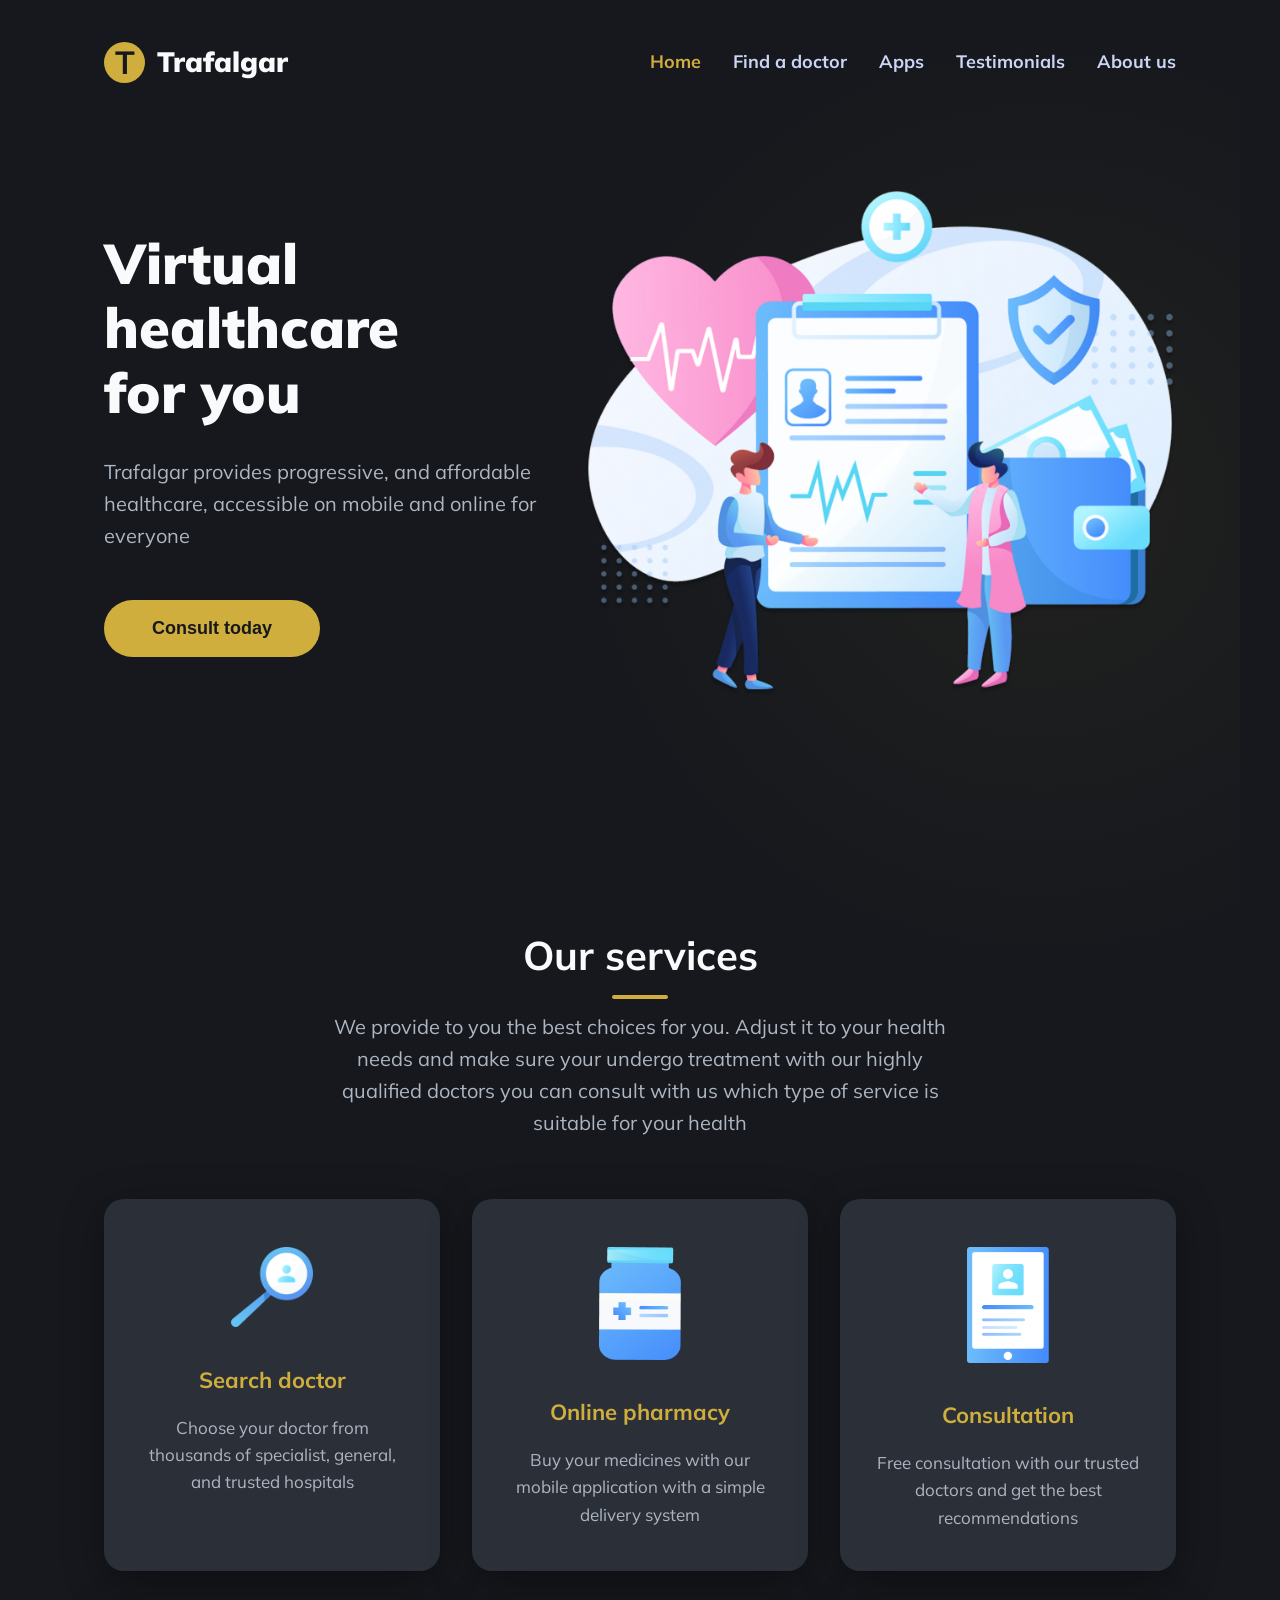
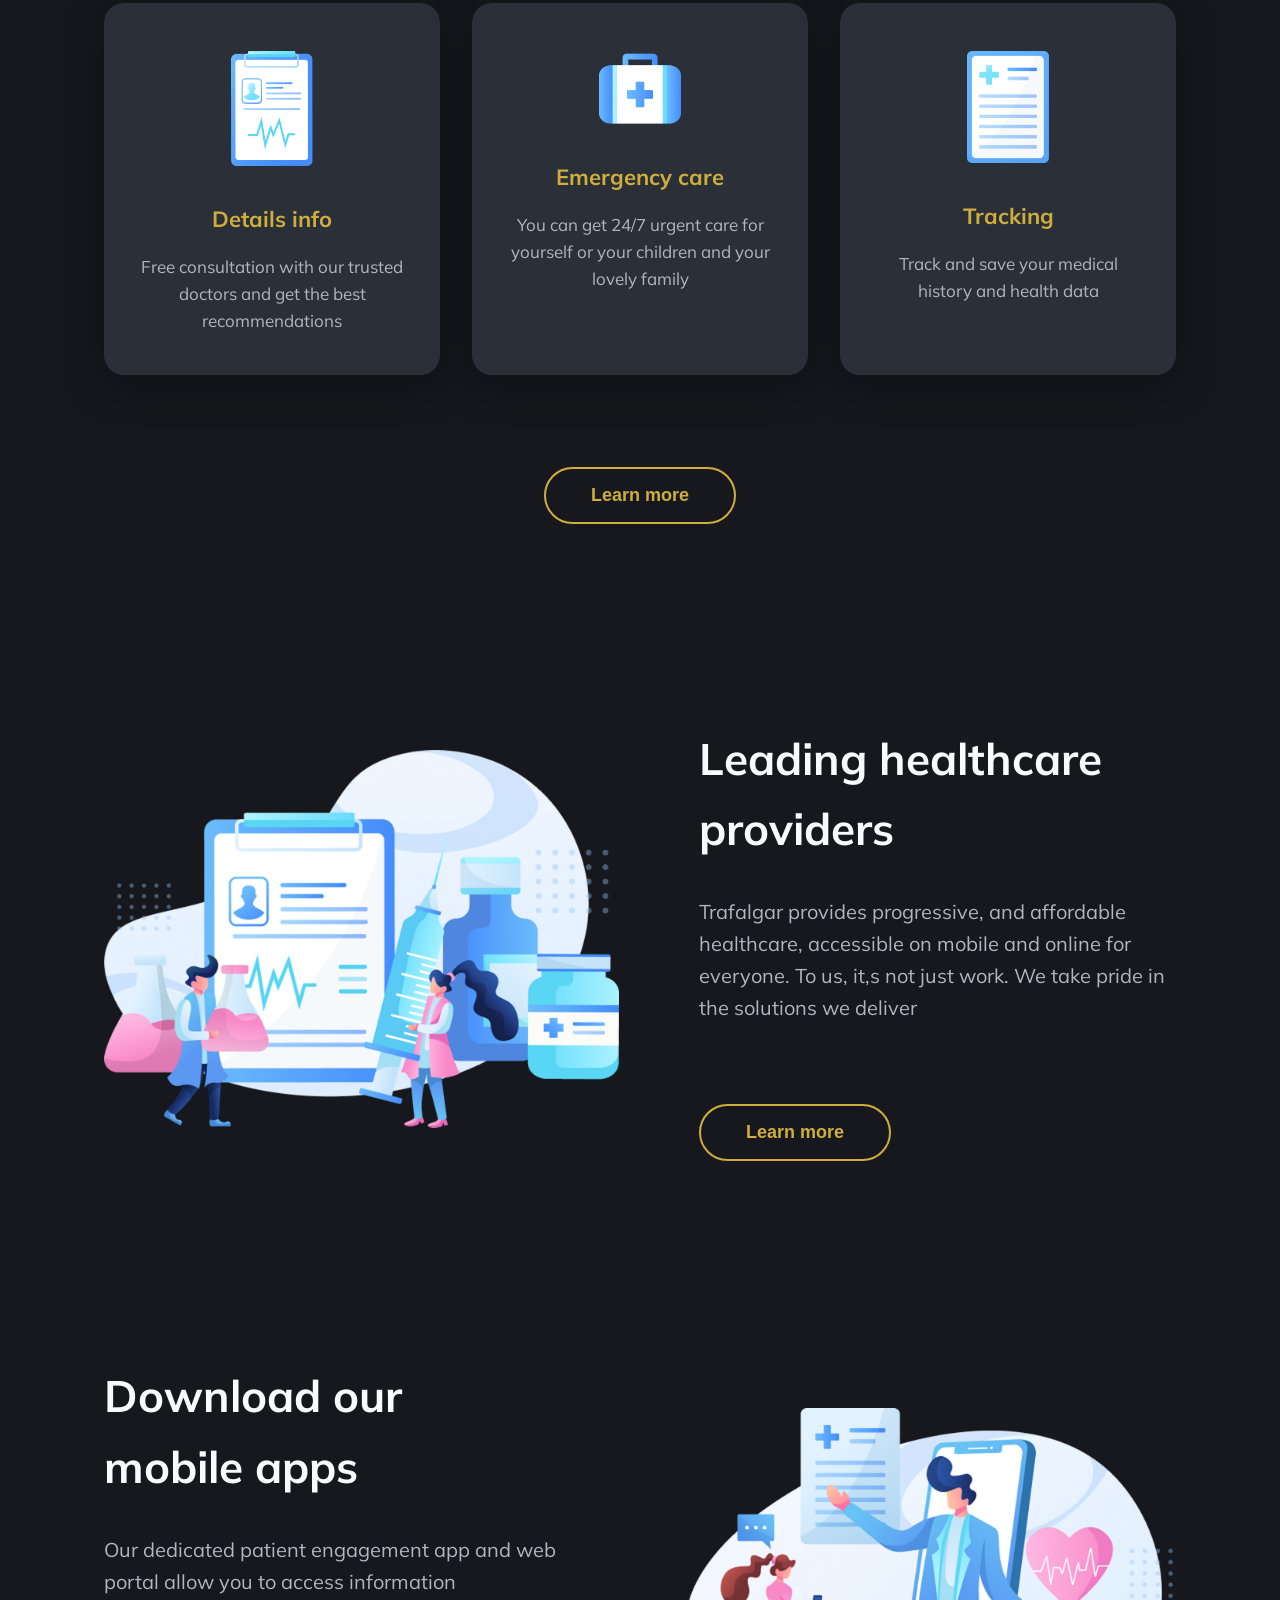
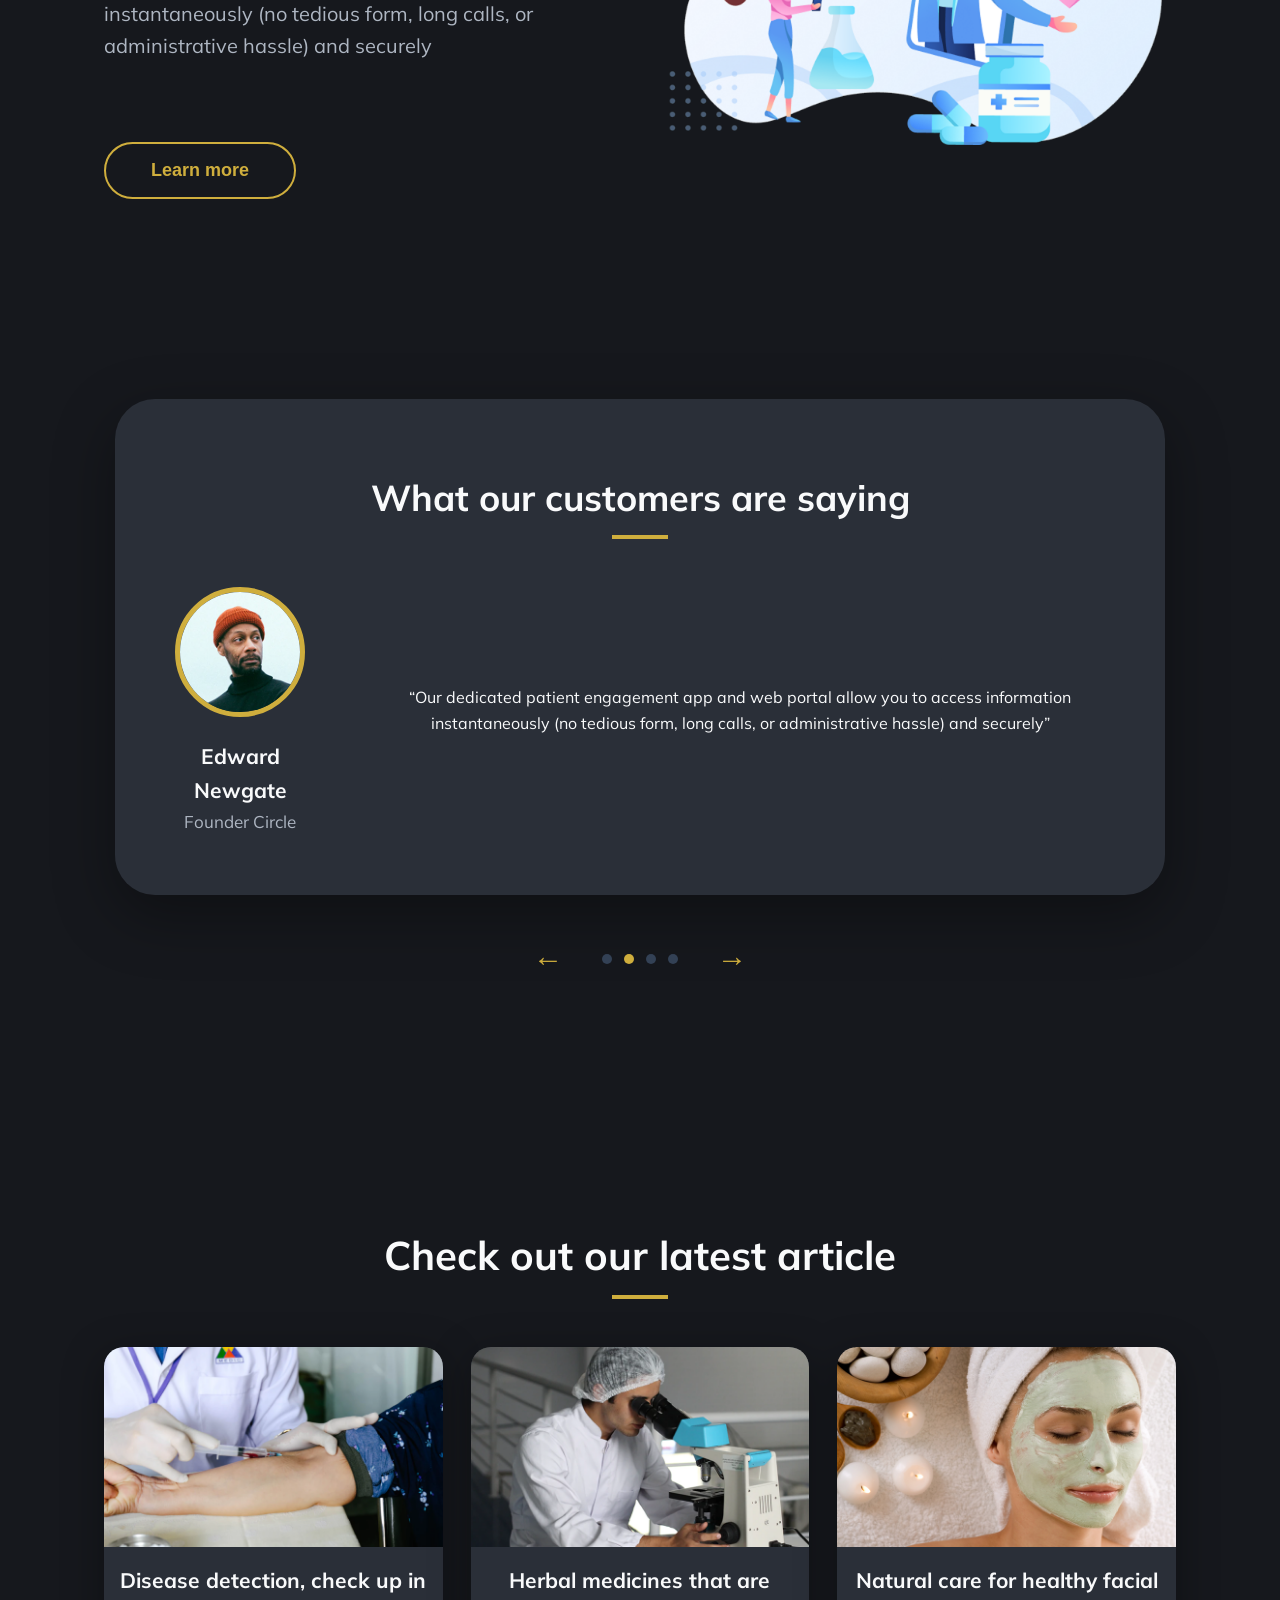
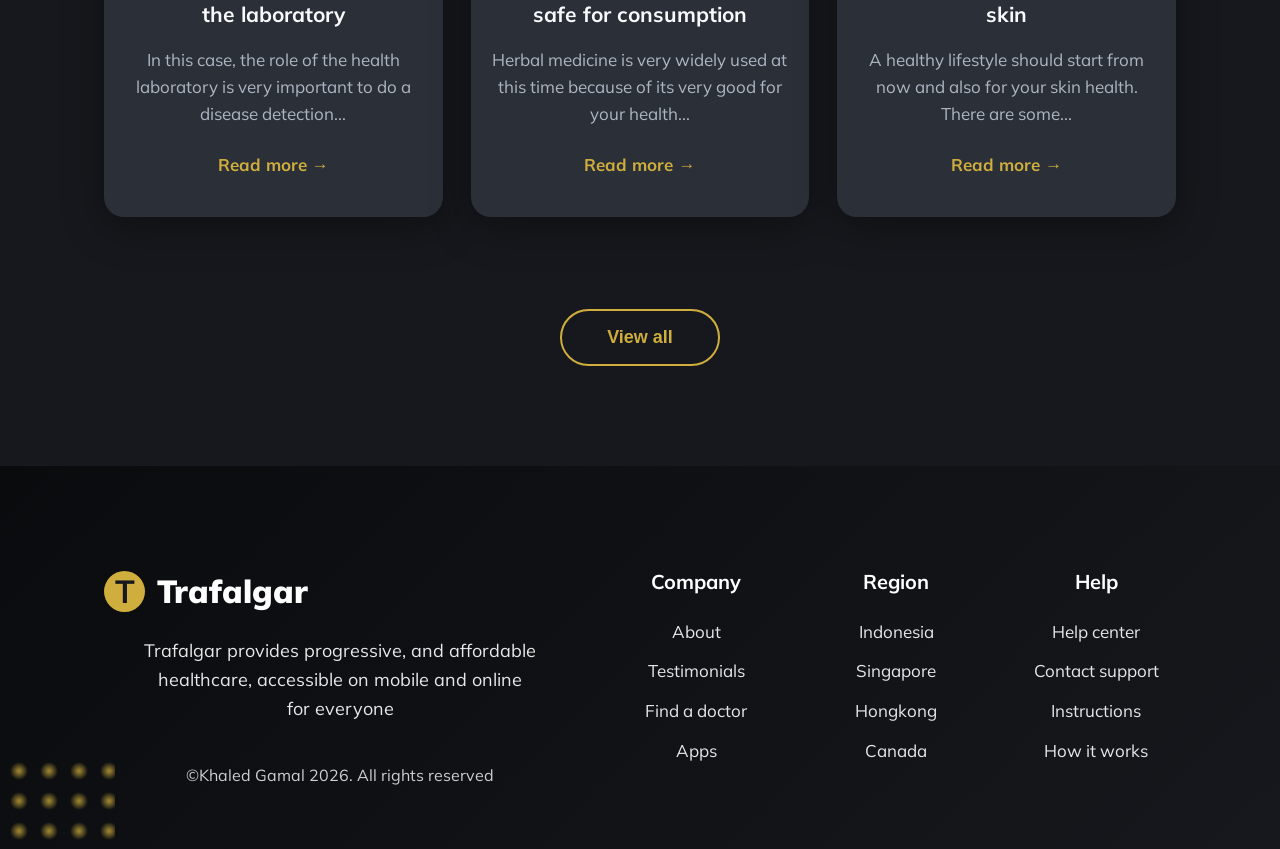
<file: index.html>
<!DOCTYPE html>
<html lang="en">

<head>
    <meta charset="UTF-8">
    <meta name="viewport" content="width=device-width, initial-scale=1.0">
    <link rel="preconnect" href="https://fonts.googleapis.com">
    <link rel="preconnect" href="https://fonts.gstatic.com" crossorigin>
    <link href="https://fonts.googleapis.com/css2?family=Mulish:wght@400;600;700;900&display=swap" rel="stylesheet">
    <link rel="stylesheet" href="main.css">
    <title>Trafalgar - Virtual healthcare for you</title>
</head>


<body>
    <div class="container">
        <header class="header">
            <div class="logo-word">
                <p class="logo-paragraph"><strong class="logo">T</strong> Trafalgar</p>
            </div>
            <nav class="main-nav">
                <a href="#" class="active">Home</a>
                <a href="#">Find a doctor</a>
                <a href="#">Apps</a>
                <a href="#">Testimonials</a>
                <a href="#">About us</a>
            </nav>
        </header>

        <section class="hero">
            <div class="hero-bg"></div>
            <div class="hero-content">
                <h1>Virtual healthcare<br>for you</h1>
                <p>Trafalgar provides progressive, and affordable healthcare, accessible on mobile and online for
                    everyone</p>
                <button class="btn-primary">Consult today</button>
            </div>
            <div class="hero-image">
                <img src="images/trafalgar-header illustration 1.png" alt="">
            </div>
        </section>

        <section class="services">
            <!-- <div class="clude-img"></div> -->
            <div class="section-header">
                <h2>Our services</h2>
                <p>We provide to you the best choices for you. Adjust it to your health needs and make sure your undergo
                    treatment with our highly qualified doctors you can consult with us which type of service is
                    suitable for your health</p>
            </div>
            <div class="services-grid">
                <div class="service-card">
                    <img src="images/Frame 1.png" alt="">
                    <h3>Search doctor</h3>
                    <p>Choose your doctor from thousands of specialist, general, and trusted hospitals</p>
                </div>
                <div class="service-card">
                    <img src="images/Frame 2.png" alt="">
                    <h3>Online pharmacy</h3>
                    <p>Buy your medicines with our mobile application with a simple delivery system</p>
                </div>
                <div class="service-card">
                    <img src="images/Frame 3.png" alt="">
                    <h3>Consultation</h3>
                    <p>Free consultation with our trusted doctors and get the best recommendations</p>
                </div>
                <div class="service-card">
                    <img src="images/Frame 4.png" alt="">
                    <h3>Details info</h3>
                    <p>Free consultation with our trusted doctors and get the best recommendations</p>
                </div>
                <div class="service-card">
                    <img src="images/Frame 5.png" alt="">
                    <h3>Emergency care</h3>
                    <p>You can get 24/7 urgent care for yourself or your children and your lovely family</p>
                </div>
                <div class="service-card">
                    <img src="images/Frame 6.png" alt="">
                    <h3>Tracking</h3>
                    <p>Track and save your medical history and health data</p>
                </div>
            </div>
            <button class="btn-outline">Learn more</button>
        </section>

        <section class="alternating providers">
            <div class="alternating-image">
                <img src="images/trafalgar-illustration sec02 1.png" alt="">
            </div>
            <div class="alternating-content">
                <h2 class="first-h2">Leading healthcare<br>providers</h2>
                <p>Trafalgar provides progressive, and affordable healthcare, accessible on mobile and online for
                    everyone. To us, it,s not just work. We take pride in the solutions we deliver</p>
                <button class="btn-outline">Learn more</button>
            </div>
        </section>

        <section class="alternating mobile-app reverse">
            <div class="alternating-image">
                <img src="images/trafalgar-illustration sec03 1.png" alt="">
            </div>
            <div class="alternating-content">
                <h2>Download our<br>mobile apps</h2>
                <p>Our dedicated patient engagement app and web portal allow you to access information instantaneously
                    (no tedious form, long calls, or administrative hassle) and securely</p>
                <button class="btn-outline">Learn more</button>
            </div>
        </section>

        <section class="testimonial">
            <div class="testimonial-container">
                <h2>What our customers are saying</h2>
                <div class="testimonial-grid">
                    <div class="feedback-img">
                        <img src="images/image 1.png" alt="Edward Newgate">
                        <div>
                            <h4>Edward Newgate</h4>
                            <p>Founder Circle</p>
                        </div>
                    </div>
                    <div class="feadback-content">
                        <p>“Our dedicated patient engagement app and web portal allow you to access information
                            instantaneously (no tedious form, long calls, or administrative hassle) and securely”</p>
                    </div>
                </div>
            </div>
            <div class="slider-controls">
                <span class="arrow left">←</span>
                <div class="dots">
                    <span></span>
                    <span class="active"></span>
                    <span></span>
                    <span></span>
                </div>
                <span class="arrow right">→</span>
            </div>
        </section>

        <section class="article">
            <h2>Check out our latest article</h2>
            <div class="article-cards">
                <div class="cards">
                    <img src="images/Mask Group.png" alt="">
                    <div class="cards-content">
                        <h3>Disease detection, check up in the laboratory</h3>
                        <p>In this case, the role of the health laboratory is very important to do a disease
                            detection...</p>
                        <a href="#" class="card-link">Read more →</a>
                    </div>
                </div>
                <div class="cards">
                    <img src="images/image 2.png" alt="">
                    <div class="cards-content">
                        <h3>Herbal medicines that are safe for consumption</h3>
                        <p>Herbal medicine is very widely used at this time because of its very good for your health...
                        </p>
                        <a href="#" class="card-link">Read more →</a>
                    </div>
                </div>
                <div class="cards">
                    <img src="images/image 3.png" alt="">
                    <div class="cards-content">
                        <h3>Natural care for healthy facial skin</h3>
                        <p>A healthy lifestyle should start from now and also for your skin health. There are some...
                        </p>
                        <a href="#" class="card-link">Read more →</a>
                    </div>
                </div>
            </div>
            <button class="btn-outline">View all</button>
        </section>


    </div>
    <footer>
        <div class="footer-container">
            <div class="footer-logo-section">
                <p class="logo-paragraph">
                    <strong class="footer-logo">T</strong> Trafalgar
                </p>
                <p class="footer-desc">
                    Trafalgar provides progressive, and affordable<br>healthcare, accessible on mobile and online<br>for
                    everyone
                </p>
                <p class="copyright">©Khaled Gamal 2026. All rights reserved</p>
            </div>

            <div class="footer-column">
                <h4>Company</h4>
                <ul>
                    <li><a href="#">About</a></li>
                    <li><a href="#">Testimonials</a></li>
                    <li><a href="#">Find a doctor</a></li>
                    <li><a href="#">Apps</a></li>
                </ul>
            </div>

            <div class="footer-column">
                <h4>Region</h4>
                <ul>
                    <li><a href="#">Indonesia</a></li>
                    <li><a href="#">Singapore</a></li>
                    <li><a href="#">Hongkong</a></li>
                    <li><a href="#">Canada</a></li>
                </ul>
            </div>

            <div class="footer-column">
                <h4>Help</h4>
                <ul>
                    <li><a href="#">Help center</a></li>
                    <li><a href="#">Contact support</a></li>
                    <li><a href="#">Instructions</a></li>
                    <li><a href="#">How it works</a></li>
                </ul>
            </div>
        </div>
    </footer>
</body>

</html>
</file>
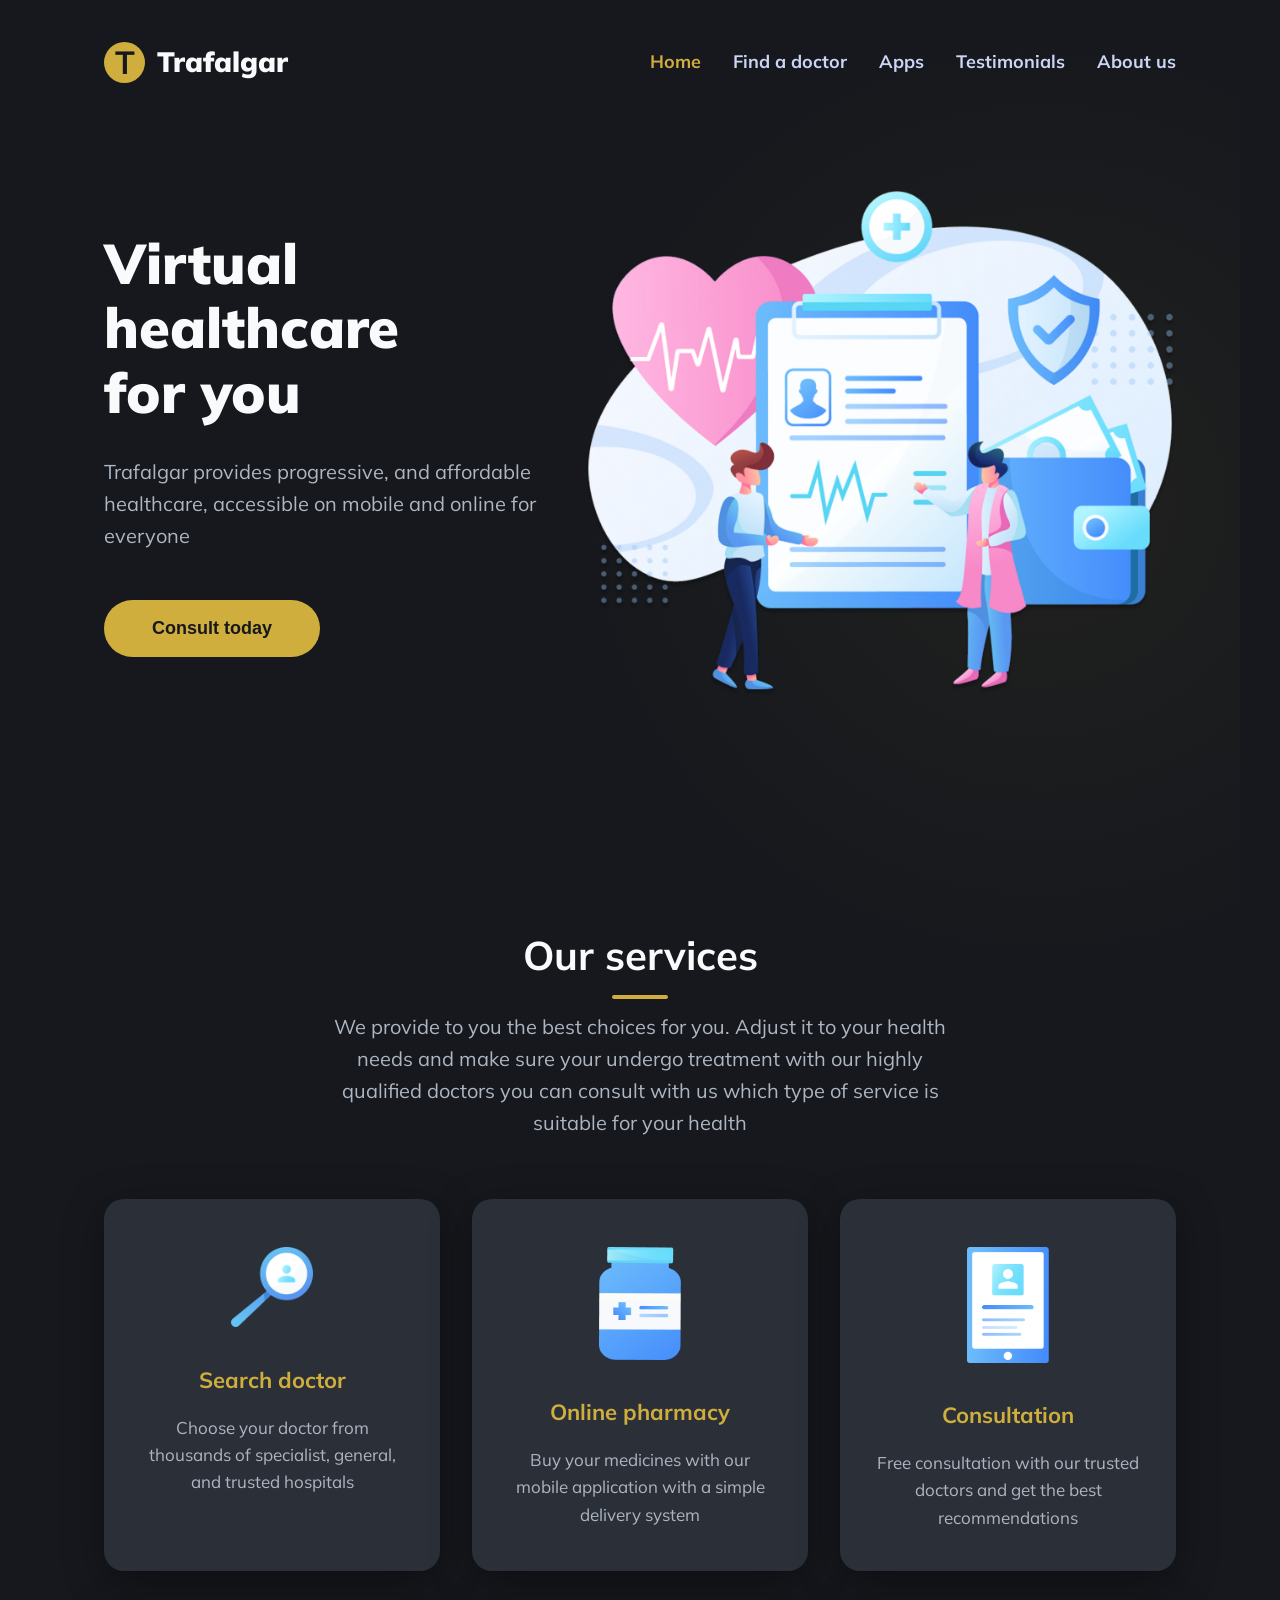
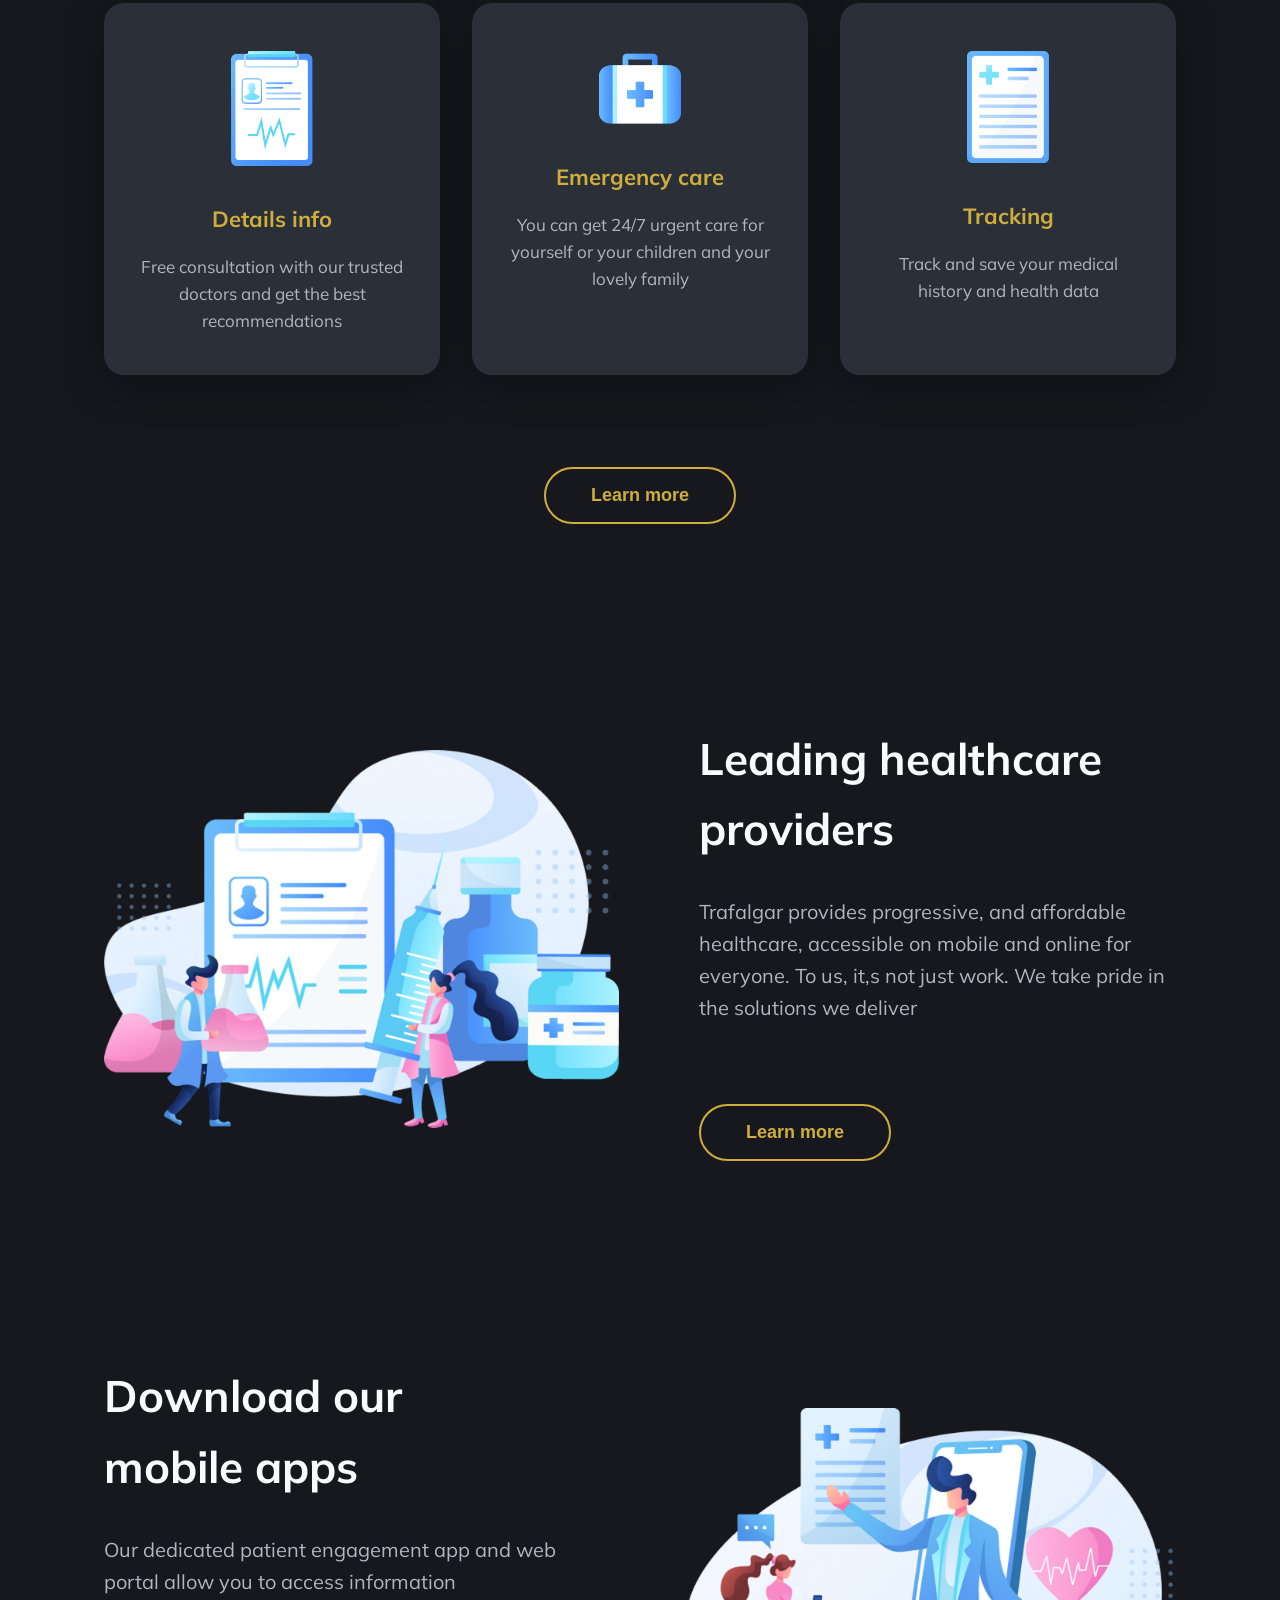
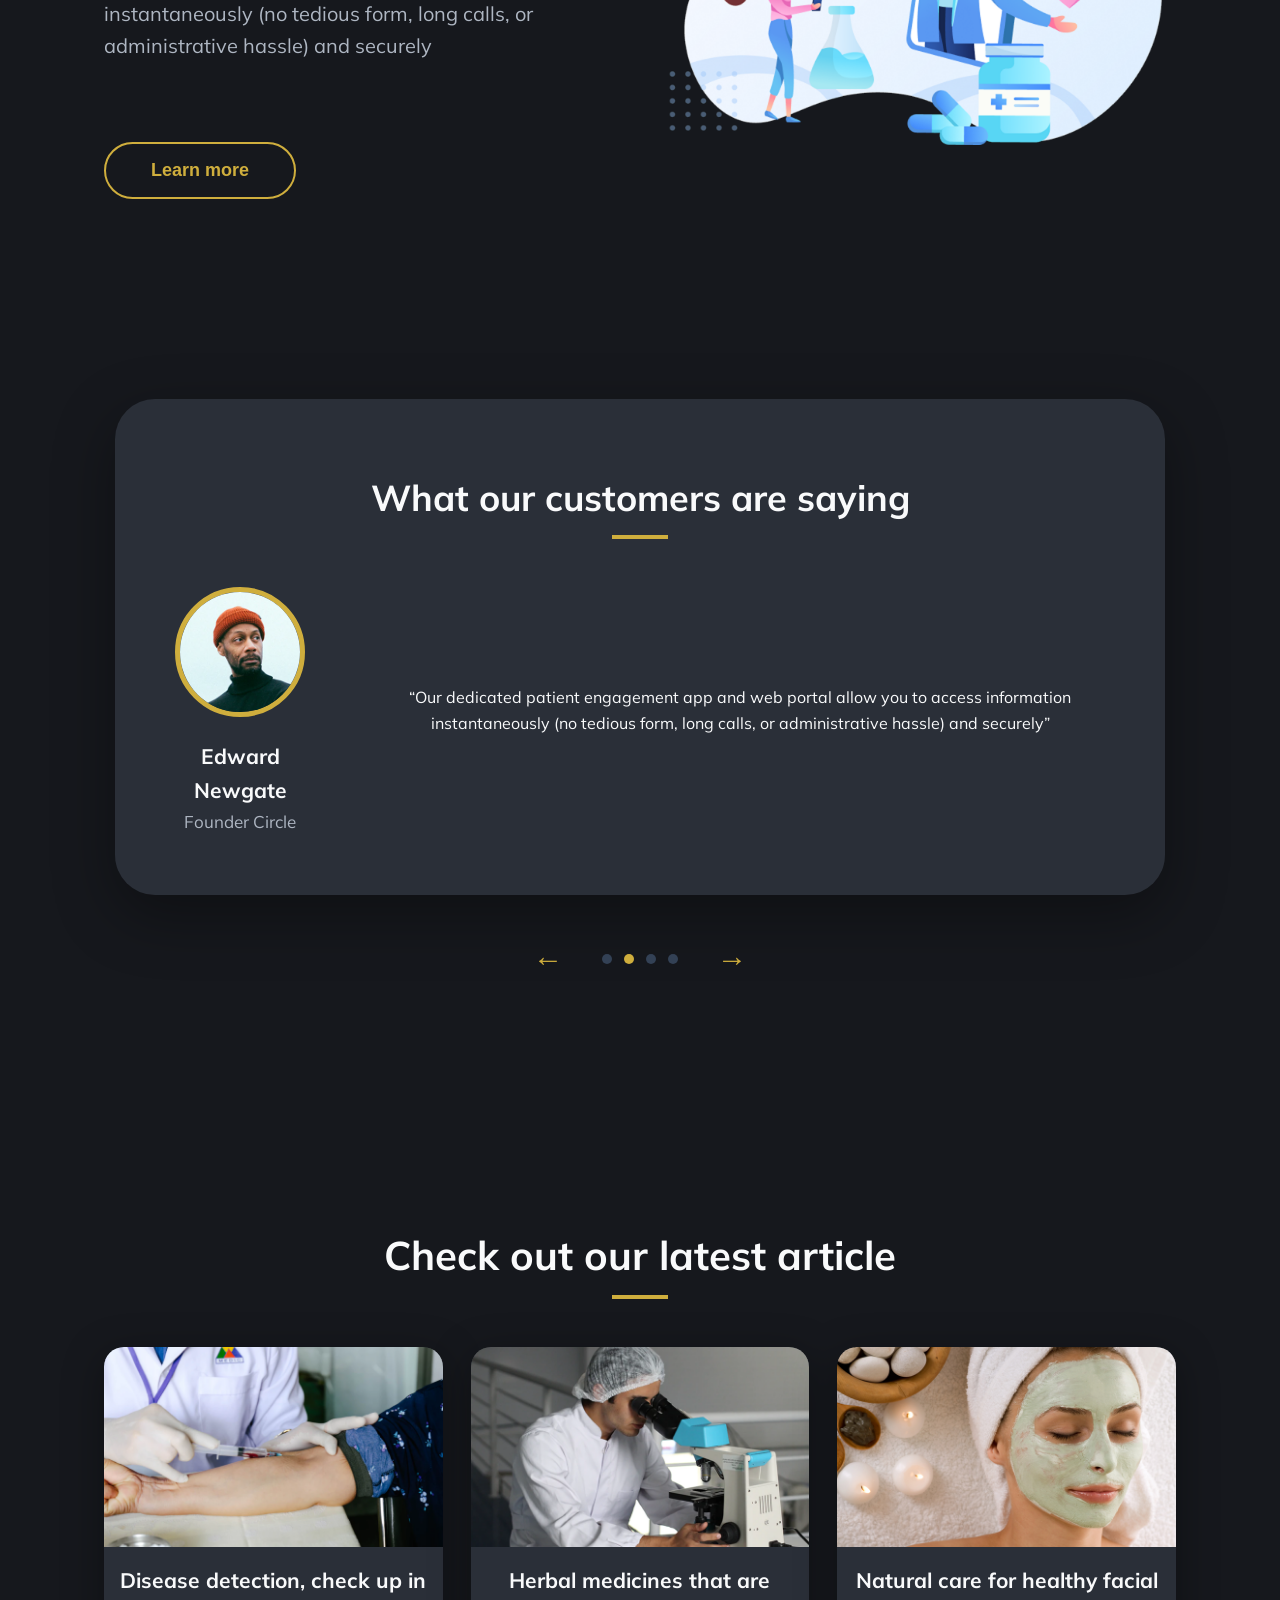
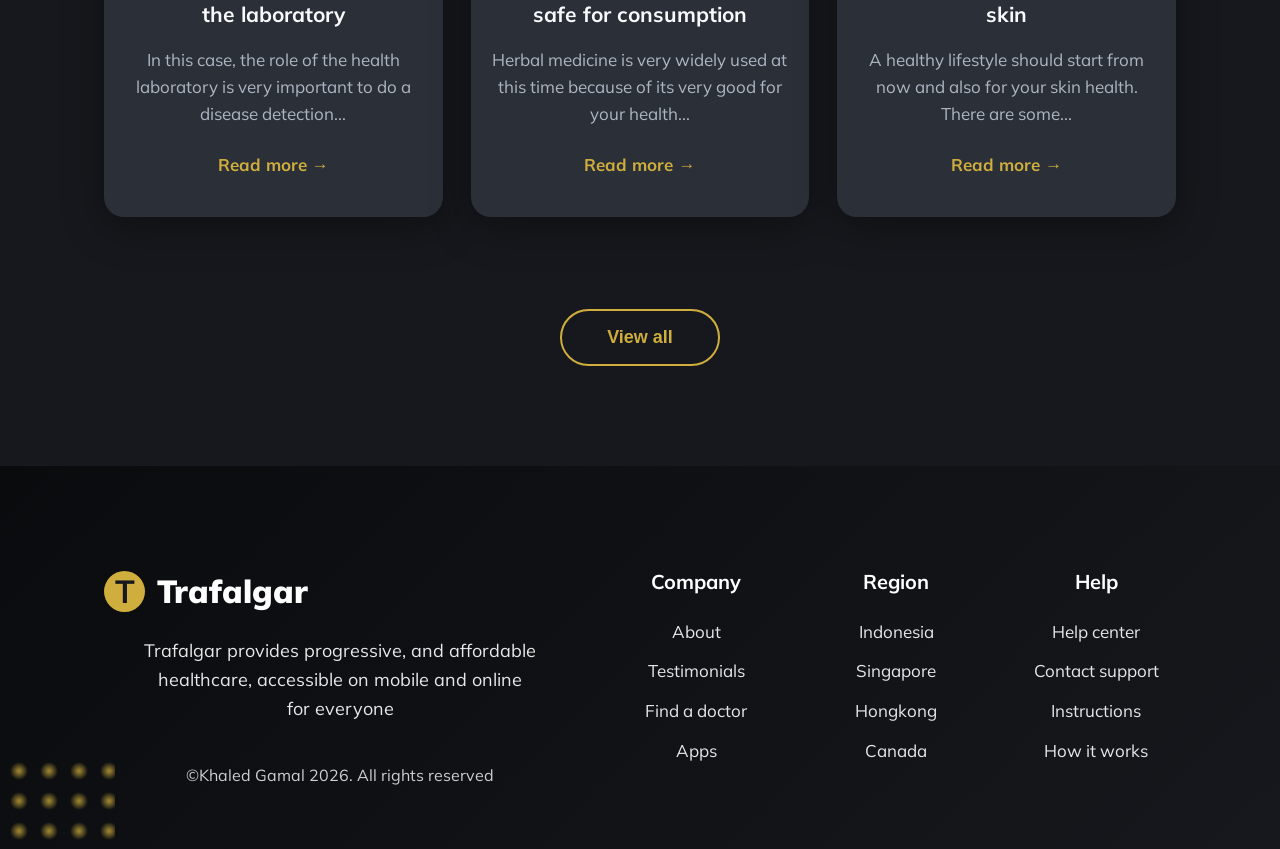
<file: trying.html>
<!DOCTYPE html>
<html lang="en">

<head>
    <meta charset="UTF-8">
    <meta name="viewport" content="width=device-width, initial-scale=1.0">
    <link rel="preconnect" href="https://fonts.googleapis.com">
    <link rel="preconnect" href="https://fonts.gstatic.com" crossorigin>
    <link href="https://fonts.googleapis.com/css2?family=Mulish:wght@400;600;700;900&display=swap" rel="stylesheet">
    <link rel="stylesheet" href="Task5.css">
    <title>Trafalgar - Virtual healthcare for you</title>
</head>

<body>
    <div class="container">
        <header class="header">
            <div class="logo-word">
                <p class="logo-paragraph"><strong class="logo">T</strong> Trafalgar</p>
            </div>
            <nav class="main-nav">
                <a href="#" class="active">Home</a>
                <a href="#">Find a doctor</a>
                <a href="#">Apps</a>
                <a href="#">Testimonials</a>
                <a href="#">About us</a>
            </nav>
        </header>

        <section class="hero">
            <div class="hero-bg"></div>
            <div class="hero-content">
                <h1>Virtual healthcare<br>for you</h1>
                <p>Trafalgar provides progressive, and affordable healthcare, accessible on mobile and online for
                    everyone</p>
                <button class="btn-primary">Consult today</button>
            </div>
            <div class="hero-image">
                <img src="images/trafalgar-header illustration 1.png" alt="">
            </div>
        </section>

        <section class="services">
            <!-- <div class="clude-img"></div> -->
            <div class="section-header">
                <h2>Our services</h2>
                <p>We provide to you the best choices for you. Adjust it to your health needs and make sure your undergo
                    treatment with our highly qualified doctors you can consult with us which type of service is
                    suitable for your health</p>
            </div>
            <div class="services-grid">
                <div class="service-card">
                    <img src="images/Frame 1.png" alt="">
                    <h3>Search doctor</h3>
                    <p>Choose your doctor from thousands of specialist, general, and trusted hospitals</p>
                </div>
                <div class="service-card">
                    <img src="images/Frame 2.png" alt="">
                    <h3>Online pharmacy</h3>
                    <p>Buy your medicines with our mobile application with a simple delivery system</p>
                </div>
                <div class="service-card">
                    <img src="images/Frame 3.png" alt="">
                    <h3>Consultation</h3>
                    <p>Free consultation with our trusted doctors and get the best recommendations</p>
                </div>
                <div class="service-card">
                    <img src="images/Frame 4.png" alt="">
                    <h3>Details info</h3>
                    <p>Free consultation with our trusted doctors and get the best recommendations</p>
                </div>
                <div class="service-card">
                    <img src="images/Frame 5.png" alt="">
                    <h3>Emergency care</h3>
                    <p>You can get 24/7 urgent care for yourself or your children and your lovely family</p>
                </div>
                <div class="service-card">
                    <img src="images/Frame 6.png" alt="">
                    <h3>Tracking</h3>
                    <p>Track and save your medical history and health data</p>
                </div>
            </div>
            <button class="btn-outline">Learn more</button>
        </section>

        <section class="alternating providers">
            <div class="alternating-image">
                <img src="images/trafalgar-illustration sec02 1.png" alt="">
            </div>
            <div class="alternating-content">
                <h2 class="first-h2">Leading healthcare<br>providers</h2>
                <p>Trafalgar provides progressive, and affordable healthcare, accessible on mobile and online for
                    everyone. To us, it,s not just work. We take pride in the solutions we deliver</p>
                <button class="btn-outline">Learn more</button>
            </div>
        </section>

        <section class="alternating mobile-app reverse">
            <div class="alternating-image">
                <img src="images/trafalgar-illustration sec03 1.png" alt="">
            </div>
            <div class="alternating-content">
                <h2>Download our<br>mobile apps</h2>
                <p>Our dedicated patient engagement app and web portal allow you to access information instantaneously
                    (no tedious form, long calls, or administrative hassle) and securely</p>
                <button class="btn-outline">Learn more</button>
            </div>
        </section>

        <section class="testimonial">
            <div class="testimonial-container">
                <h2>What our customers are saying</h2>
                <div class="testimonial-grid">
                    <div class="feedback-img">
                        <img src="images/image 1.png" alt="Edward Newgate">
                        <div>
                            <h4>Edward Newgate</h4>
                            <p>Founder Circle</p>
                        </div>
                    </div>
                    <div class="feadback-content">
                        <p>“Our dedicated patient engagement app and web portal allow you to access information
                            instantaneously (no tedious form, long calls, or administrative hassle) and securely”</p>
                    </div>
                </div>
            </div>
            <div class="slider-controls">
                <span class="arrow left">←</span>
                <div class="dots">
                    <span></span>
                    <span class="active"></span>
                    <span></span>
                    <span></span>
                </div>
                <span class="arrow right">→</span>
            </div>
        </section>

        <section class="article">
            <h2>Check out our latest article</h2>
            <div class="article-cards">
                <div class="cards">
                    <img src="images/Mask Group.png" alt="">
                    <div class="cards-content">
                        <h3>Disease detection, check up in the laboratory</h3>
                        <p>In this case, the role of the health laboratory is very important to do a disease
                            detection...</p>
                        <a href="#" class="card-link">Read more →</a>
                    </div>
                </div>
                <div class="cards">
                    <img src="images/image 2.png" alt="">
                    <div class="cards-content">
                        <h3>Herbal medicines that are safe for consumption</h3>
                        <p>Herbal medicine is very widely used at this time because of its very good for your health...
                        </p>
                        <a href="#" class="card-link">Read more →</a>
                    </div>
                </div>
                <div class="cards">
                    <img src="images/image 3.png" alt="">
                    <div class="cards-content">
                        <h3>Natural care for healthy facial skin</h3>
                        <p>A healthy lifestyle should start from now and also for your skin health. There are some...
                        </p>
                        <a href="#" class="card-link">Read more →</a>
                    </div>
                </div>
            </div>
            <button class="btn-outline">View all</button>
        </section>


    </div>
    <footer>
        <div class="footer-container">
            <div class="footer-logo-section">
                <p class="logo-paragraph">
                    <strong class="footer-logo">T</strong> Trafalgar
                </p>
                <p class="footer-desc">
                    Trafalgar provides progressive, and affordable<br>healthcare, accessible on mobile and online<br>for
                    everyone
                </p>
                <p class="copyright">©Khaled Gamal 2026. All rights reserved</p>
            </div>

            <div class="footer-column">
                <h4>Company</h4>
                <ul>
                    <li><a href="#">About</a></li>
                    <li><a href="#">Testimonials</a></li>
                    <li><a href="#">Find a doctor</a></li>
                    <li><a href="#">Apps</a></li>
                </ul>
            </div>

            <div class="footer-column">
                <h4>Region</h4>
                <ul>
                    <li><a href="#">Indonesia</a></li>
                    <li><a href="#">Singapore</a></li>
                    <li><a href="#">Hongkong</a></li>
                    <li><a href="#">Canada</a></li>
                </ul>
            </div>

            <div class="footer-column">
                <h4>Help</h4>
                <ul>
                    <li><a href="#">Help center</a></li>
                    <li><a href="#">Contact support</a></li>
                    <li><a href="#">Instructions</a></li>
                    <li><a href="#">How it works</a></li>
                </ul>
            </div>
        </div>
    </footer>
</body>

</html>
</file>
<file: main.css>
:root {
    --primary-color: #CFAE3D;
    --primary-dark: #B39334;
    --bg-dark: #16181D;
    --bg-darker: #0A0B0D;
    --text-light: #F9FAFB;
    --text-muted: #AEB6C2;
    --text-medium: #CBD5F5;
    --card-bg: #2A2F38;
    --shadow-color: rgba(0, 0, 0, 0.35);
    --shadow-hover: rgba(207, 174, 61, 0.25);
    --font-family: 'Mulish', sans-serif;
    --transition-time: 0.3s;
    --animation-duration: 0.8s;
    --border-radius-lg: 55px;
    --border-radius-md: 20px;
    --border-radius-sm: 50%;
}

* {
    margin: 0;
    padding: 0;
    box-sizing: border-box;
}

body {
    font-family: var(--font-family);
    color: var(--text-light);
    background: var(--bg-dark);
    line-height: 1.6;
    overflow-x: hidden;
}

.container {
    max-width: 1200px;
    margin: 0 auto;
    padding: 0 5%;
    overflow: hidden;
}

.header {
    display: flex;
    justify-content: space-between;
    align-items: center;
    padding: 40px 0 20px;
}

.logo-paragraph {
    display: flex;
    align-items: center;
    font-size: 28px;
    font-weight: 900;
}

.logo,
.footer-logo {
    background: var(--primary-color);
    color: var(--bg-dark);
    width: 41px;
    height: 41px;
    border-radius: var(--border-radius-sm);
    display: flex;
    justify-content: center;
    align-items: center;
    margin-right: 12px;
    font-size: 32px;
    transition: transform var(--transition-time);
}

.logo:hover,
.footer-logo:hover {
    transform: rotate(360deg);
}

.main-nav {
    display: flex;
    align-items: center;
}

.main-nav a {
    margin-left: 32px;
    text-decoration: none;
    color: var(--text-medium);
    font-weight: 700;
    font-size: 18px;
    white-space: nowrap;
    transition: color var(--transition-time);
}

.main-nav a.active,
.main-nav a:hover {
    color: var(--primary-color);
}

.main-nav a:focus {
    outline: 2px solid var(--primary-color);
    outline-offset: 2px;
}

.btn-primary {
    background: var(--primary-color);
    color: var(--bg-dark);
    border: none;
    padding: 18px 48px;
    font-size: 18px;
    font-weight: 700;
    border-radius: var(--border-radius-lg);
    cursor: pointer;
    transition: background var(--transition-time), transform var(--transition-time);
}

.btn-primary:hover {
    background: var(--primary-dark);
    transform: translateY(-3px) scale(1.05);
}

.btn-primary:focus {
    outline: 2px solid var(--primary-dark);
    outline-offset: 2px;
}

.btn-outline {
    background: transparent;
    border: 2px solid var(--primary-color);
    color: var(--primary-color);
    padding: 16px 45px;
    border-radius: var(--border-radius-lg);
    font-size: 18px;
    font-weight: 700;
    cursor: pointer;
    transition: background var(--transition-time), color var(--transition-time), transform var(--transition-time);
    margin-top: 32px;
}

.btn-outline:hover {
    background: var(--primary-color);
    color: var(--bg-dark);
    transform: scale(1.05);
}

.btn-outline:focus {
    outline: 2px solid var(--primary-color);
    outline-offset: 2px;
}

.hero {
    display: flex;
    align-items: center;
    position: relative;
    padding: 80px 0 120px;
}

.hero-bg {
    position: absolute;
    top: -15%;
    right: -30%;
    width: 85%;
    height: 140%;
    background: radial-gradient(circle, var(--primary-color), transparent 70%);
    border-radius: var(--border-radius-sm);
    opacity: 0.06;
    transform: rotate(-12deg);
    z-index: -1;
    animation: pulse 5s infinite ease-in-out;
}

.hero-content {
    animation: fadeInUp var(--animation-duration) ease-out forwards;
}

.hero-content h1 {
    font-size: 56px;
    font-weight: 900;
    line-height: 1.15;
    margin-bottom: 32px;
}

.hero-content p {
    font-size: 20px;
    color: var(--text-muted);
    max-width: 460px;
    margin-bottom: 48px;
}

.hero-image {
    animation: fadeInRight var(--animation-duration) ease-out forwards;
    animation-delay: 0.2s;
}

.hero-image img {
    width: 100%;
    max-width: 620px;
    object-fit: contain;
}

.services {
    padding: 100px 0;
    text-align: center;
    position: relative;
    background-size: contain;
    background-repeat: no-repeat;
    background-position: left top;
}

.section-header {
    animation: fadeIn var(--animation-duration) ease-out forwards;
}

.section-header h2 {
    font-size: 40px;
    font-weight: 700;
    margin-bottom: 24px;
    position: relative;
}

.section-header h2::after {
    content: "";
    position: absolute;
    bottom: -12px;
    left: 50%;
    transform: translateX(-50%);
    width: 56px;
    height: 4px;
    background: var(--primary-color);
    border-radius: 2px;
    animation: growIn 0.5s ease-out forwards;
    animation-delay: 0.5s;
    transform-origin: center;
}

.section-header p {
    font-size: 20px;
    color: var(--text-muted);
    max-width: 640px;
    margin: 0 auto 60px;
}

.services-grid {
    display: grid;
    grid-template-columns: repeat(auto-fit, minmax(320px, 1fr));
    gap: 32px;
    margin-bottom: 60px;
}

.service-card {
    background: var(--card-bg);
    border-radius: var(--border-radius-md);
    padding: 48px 32px 40px;
    box-shadow: 0 10px 40px var(--shadow-color);
    transition: transform var(--transition-time) ease, box-shadow var(--transition-time) ease;
    text-align: center;
    animation: fadeInUp var(--animation-duration) ease-out forwards;
    opacity: 0;
}

.service-card:nth-child(1) {
    animation-delay: 0.1s;
}

.service-card:nth-child(2) {
    animation-delay: 0.3s;
}

.service-card:nth-child(3) {
    animation-delay: 0.5s;
}

.service-card:nth-child(4) {
    animation-delay: 0.7s;
}

.service-card:hover {
    transform: translateY(-16px);
    box-shadow: 0 30px 70px var(--shadow-hover);
}

.service-card img {
    width: 82px;
    margin-bottom: 28px;
    transition: transform var(--transition-time);
}

.service-card:hover img {
    transform: scale(1.1);
}

.service-card h3 {
    font-size: 22px;
    color: var(--primary-color);
    font-weight: 700;
    margin-bottom: 16px;
}

.service-card p {
    color: var(--text-muted);
    font-size: 17px;
}

.alternating {
    display: flex;
    align-items: center;
    padding: 100px 0;
    gap: 80px;
}

.alternating.reverse {
    flex-direction: row-reverse;
}

.alternating-content {
    animation: fadeInLeft var(--animation-duration) ease-out forwards;
}

.alternating-content h2 {
    font-size: 44px;
    font-weight: 700;
    margin-bottom: 32px;
}

.alternating-content p {
    font-size: 20px;
    color: var(--text-muted);
    margin-bottom: 48px;
    max-width: 500px;
}

.alternating-image {
    animation: fadeInRight var(--animation-duration) ease-out forwards;
}

.alternating-image img {
    width: 100%;
    max-width: 540px;
    object-fit: contain;
}

.testimonial {
    padding: 100px 0 140px;
    text-align: center;
}

.testimonial-container {
    max-width: 1050px;
    margin: 0 auto;
    background: var(--card-bg);
    border-radius: 40px;
    padding: 70px 60px 60px;
    box-shadow: 0 20px 60px var(--shadow-color);
    animation: fadeIn var(--animation-duration) ease-out forwards;
}

.testimonial-container h2 {
    font-size: 36px;
    font-weight: 700;
    margin-bottom: 60px;
    position: relative;
}

.testimonial-container h2::after {
    content: "";
    position: absolute;
    bottom: -12px;
    left: 50%;
    transform: translateX(-50%);
    width: 60px;
    height: 4px;
    background: var(--primary-color);
    animation: growIn 0.5s ease-out forwards;
    animation-delay: 0.5s;
    transform-origin: center;
}

.testimonial-grid {
    display: flex;
    align-items: center;
    justify-content: center;
    gap: 70px;
}

.feedback-img {
    animation: fadeInUp var(--animation-duration) ease-out forwards;
}

.feedback-img img {
    width: 130px;
    height: 130px;
    border-radius: var(--border-radius-sm);
    border: 5px solid var(--primary-color);
    margin-bottom: 16px;
    transition: transform var(--transition-time);
}

.feedback-img:hover img {
    transform: scale(1.05);
}

.feedback-img h4 {
    font-size: 21px;
    font-weight: 700;
}

.feedback-img p {
    font-size: 17px;
    color: var(--text-muted);
}

.feedback-content {
    max-width: 560px;
    font-size: 22px;
    line-height: 1.55;
    font-style: italic;
    color: #E2E8F0;
    animation: fadeInRight var(--animation-duration) ease-out forwards;
    animation-delay: 0.2s;
}

.slider-controls {
    display: flex;
    justify-content: center;
    align-items: center;
    gap: 35px;
    margin-top: 40px;
    animation: fadeInUp var(--animation-duration) ease-out forwards;
    animation-delay: 0.4s;
}

.arrow {
    font-size: 30px;
    cursor: pointer;
    color: var(--primary-color);
    transition: color var(--transition-time), transform var(--transition-time);
}

.arrow:hover {
    color: var(--primary-dark);
    transform: scale(1.2);
}

.dots span {
    display: inline-block;
    width: 10px;
    height: 10px;
    background: #334155;
    border-radius: var(--border-radius-sm);
    cursor: pointer;
    margin: 0 4px;
    transition: background var(--transition-time), transform var(--transition-time);
}

.dots span:hover {
    transform: scale(1.2);
}

.dots .active {
    background: var(--primary-color);
}

.article {
    padding: 100px 0;
    text-align: center;
}

.article h2 {
    font-size: 40px;
    margin-bottom: 60px;
    position: relative;
    animation: fadeIn var(--animation-duration) ease-out forwards;
}

.article h2::after {
    content: "";
    position: absolute;
    bottom: -12px;
    left: 50%;
    transform: translateX(-50%);
    width: 60px;
    height: 4px;
    background: var(--primary-color);
    animation: growIn 0.5s ease-out forwards;
    animation-delay: 0.5s;
    transform-origin: center;
}

.article-cards {
    display: grid;
    grid-template-columns: repeat(auto-fit, minmax(290px, 1fr));
    gap: 28px;
    margin-bottom: 60px;
}

.cards {
    height: 470px;
    background: var(--card-bg);
    border-radius: var(--border-radius-md);
    overflow: hidden;
    box-shadow: 0 10px 40px var(--shadow-color);
    transition: transform var(--transition-time), box-shadow var(--transition-time);
    animation: fadeInUp var(--animation-duration) ease-out forwards;
    opacity: 0;
}

.cards:nth-child(1) {
    animation-delay: 0.1s;
}

.cards:nth-child(2) {
    animation-delay: 0.3s;
}

.cards:nth-child(3) {
    animation-delay: 0.5s;
}

.cards:nth-child(4) {
    animation-delay: 0.7s;
}

.cards:hover {
    transform: translateY(-12px);
    box-shadow: 0 25px 60px var(--shadow-hover);
}

.cards img {
    width: 100%;
    height: 200px;
    object-fit: cover;
    transition: transform var(--transition-time);
}

.cards:hover img {
    transform: scale(1.05);
}

.cards-content {
    padding: 10px 15px;
}

.cards h3 {
    font-size: 21px;
    font-weight: 700;
    margin-bottom: 14px;
}

.cards p {
    color: var(--text-muted);
    font-size: 17px;
    margin-bottom: 24px;
}

.card-link {
    color: var(--primary-color);
    font-weight: 700;
    text-decoration: none;
    font-size: 17px;
    transition: color var(--transition-time);
}

.card-link:hover {
    color: var(--primary-dark);
}

.card-link:focus {
    outline: 2px solid var(--primary-color);
    outline-offset: 2px;
}

footer {
    background: linear-gradient(135deg, var(--bg-darker) 0%, var(--bg-dark) 100%);
    color: white;
    text-align: center;
    padding: 100px 0 60px;
    position: relative;
    overflow: hidden;
}

.footer-container {
    display: flex;
    flex-wrap: wrap;
    justify-content: space-between;
    gap: 40px;
    max-width: 1200px;
    margin: 0 auto;
    padding: 0 5%;
    animation: fadeIn var(--animation-duration) ease-out forwards;
}

.footer-logo-section {
    flex: 1;
    min-width: 280px;
}

.footer-logo-section .logo-paragraph {
    font-size: 32px;
    margin-bottom: 20px;
}

.footer-desc {
    font-size: 18px;
    opacity: 0.9;
    margin-bottom: 40px;
}

.copyright {
    font-size: 16px;
    opacity: 0.8;
}

.footer-column {
    min-width: 160px;
}

.footer-column h4 {
    font-size: 20px;
    font-weight: 700;
    margin-bottom: 20px;
}

.footer-column ul {
    list-style: none;
}

.footer-column li {
    margin-bottom: 12px;
}

.footer-column a {
    color: white;
    text-decoration: none;
    font-size: 17px;
    opacity: 0.9;
    transition: opacity var(--transition-time), color var(--transition-time);
}

.footer-column a:hover {
    opacity: 1;
    color: var(--primary-color);
}

.footer-column a:focus {
    outline: 2px solid var(--primary-color);
    outline-offset: 2px;
}

footer::before {
    content: "";
    position: absolute;
    top: 290px;
    left: -26px;
    width: 11%;
    height: 30%;
    background: radial-gradient(circle, rgba(207, 174, 61, 0.7) 1px, transparent 9px);
    background-size: 30px 30px;
    pointer-events: none;
    animation: fadeIn 2s ease-in-out infinite alternate;
}

.footer-logo {
    color: var(--bg-dark);
    background-color: var(--primary-color);
}

/* Keyframes for Animations */
@keyframes fadeIn {
    from {
        opacity: 0;
    }
    to {
        opacity: 1;
    }
}

@keyframes fadeInUp {
    from {
        opacity: 0;
        transform: translateY(30px);
    }
    to {
        opacity: 1;
        transform: translateY(0);
    }
}

@keyframes fadeInLeft {
    from {
        opacity: 0;
        transform: translateX(-30px);
    }
    to {
        opacity: 1;
        transform: translateX(0);
    }
}

@keyframes fadeInRight {
    from {
        opacity: 0;
        transform: translateX(30px);
    }
    to {
        opacity: 1;
        transform: translateX(0);
    }
}

@keyframes growIn {
    from {
        width: 0;
    }
    to {
        width: 56px;
    }
}

@keyframes pulse {
    0% {
        opacity: 0.06;
    }
    50% {
        opacity: 0.12;
    }
    100% {
        opacity: 0.06;
    }
}

/* Improved Responsiveness */
@media (max-width: 1100px) {
    .hero {
        flex-direction: column;
        text-align: center;
        padding: 60px 0 100px;
    }

    .hero-content h1 {
        font-size: clamp(40px, 5vw, 48px);
    }

    .hero-content p {
        max-width: 100%;
    }

    .hero-image {
        animation: fadeInUp var(--animation-duration) ease-out forwards;
        animation-delay: 0.2s;
    }

    .alternating {
        flex-direction: column;
        text-align: center;
        gap: 60px;
    }

    .alternating.reverse {
        flex-direction: column;
    }

    .alternating-content p {
        max-width: 100%;
    }

    .alternating-content {
        animation: fadeInUp var(--animation-duration) ease-out forwards;
    }

    .alternating-image {
        animation: fadeInUp var(--animation-duration) ease-out forwards;
        animation-delay: 0.2s;
    }
}

@media (max-width: 768px) {
    .container {
        padding: 0 16px;
    }

    .header {
        flex-direction: column;
        gap: 30px;
        padding: 30px 0;
    }

    .main-nav {
        flex-wrap: wrap;
        justify-content: center;
        gap: 20px 30px;
    }

    .main-nav a {
        margin-left: 0;
    }

    .services-grid {
        grid-template-columns: 1fr;
        gap: 40px;
    }

    .service-card:nth-child(n) {
        animation-delay: 0.2s !important; /* Reduce stagger on small screens */
    }

    .article-cards {
        grid-template-columns: 1fr;
    }

    .cards:nth-child(n) {
        animation-delay: 0.2s !important;
    }

    .testimonial-grid {
        flex-direction: column;
        gap: 50px;
    }

    .testimonial-container {
        padding: 50px 30px 40px;
        border-radius: 30px;
    }

    .section-header h2 {
        font-size: clamp(32px, 5vw, 40px);
    }
}

@media (max-width: 480px) {
    .hero-content h1 {
        font-size: clamp(32px, 8vw, 40px);
    }

    .btn-primary,
    .btn-outline {
        padding: 16px 40px;
        font-size: 16px;
        width: 100%;
        max-width: 320px;
    }

    .alternating-content h2 {
        font-size: clamp(32px, 6vw, 44px);
    }

    /* Disable heavy animations on very small screens for performance */
    .service-card,
    .cards,
    .hero-content,
    .hero-image,
    .alternating-content,
    .alternating-image,
    .testimonial-container,
    .feedback-content,
    .feedback-img,
    .slider-controls {
        animation: none !important;
        opacity: 1 !important;
    }
}

/* Accessibility and Performance Enhancements */
img {
    loading: lazy;
    alt: ""; /* Ensure alt texts are added in HTML */
}

a, button {
    -webkit-tap-highlight-color: transparent;
}
</file>
<file: Task5.css>
:root {
    --primary-color: #CFAE3D;
    --primary-dark: #B39334;
    --bg-dark: #16181D;
    --bg-darker: #0A0B0D;
    --text-light: #F9FAFB;
    --text-muted: #AEB6C2;
    --text-medium: #CBD5F5;
    --card-bg: #2A2F38;
    --shadow-color: rgba(0, 0, 0, 0.35);
    --shadow-hover: rgba(207, 174, 61, 0.25);
    --font-family: 'Mulish', sans-serif;
    --transition-time: 0.3s;
    --animation-duration: 0.8s;
    --border-radius-lg: 55px;
    --border-radius-md: 20px;
    --border-radius-sm: 50%;
}

* {
    margin: 0;
    padding: 0;
    box-sizing: border-box;
}

body {
    font-family: var(--font-family);
    color: var(--text-light);
    background: var(--bg-dark);
    line-height: 1.6;
    overflow-x: hidden;
}

.container {
    max-width: 1200px;
    margin: 0 auto;
    padding: 0 5%;
    overflow: hidden;
}

.header {
    display: flex;
    justify-content: space-between;
    align-items: center;
    padding: 40px 0 20px;
}

.logo-paragraph {
    display: flex;
    align-items: center;
    font-size: 28px;
    font-weight: 900;
}

.logo,
.footer-logo {
    background: var(--primary-color);
    color: var(--bg-dark);
    width: 41px;
    height: 41px;
    border-radius: var(--border-radius-sm);
    display: flex;
    justify-content: center;
    align-items: center;
    margin-right: 12px;
    font-size: 32px;
    transition: transform var(--transition-time);
}

.logo:hover,
.footer-logo:hover {
    transform: rotate(360deg);
}

.main-nav {
    display: flex;
    align-items: center;
}

.main-nav a {
    margin-left: 32px;
    text-decoration: none;
    color: var(--text-medium);
    font-weight: 700;
    font-size: 18px;
    white-space: nowrap;
    transition: color var(--transition-time);
}

.main-nav a.active,
.main-nav a:hover {
    color: var(--primary-color);
}

.main-nav a:focus {
    outline: 2px solid var(--primary-color);
    outline-offset: 2px;
}

.btn-primary {
    background: var(--primary-color);
    color: var(--bg-dark);
    border: none;
    padding: 18px 48px;
    font-size: 18px;
    font-weight: 700;
    border-radius: var(--border-radius-lg);
    cursor: pointer;
    transition: background var(--transition-time), transform var(--transition-time);
}

.btn-primary:hover {
    background: var(--primary-dark);
    transform: translateY(-3px) scale(1.05);
}

.btn-primary:focus {
    outline: 2px solid var(--primary-dark);
    outline-offset: 2px;
}

.btn-outline {
    background: transparent;
    border: 2px solid var(--primary-color);
    color: var(--primary-color);
    padding: 16px 45px;
    border-radius: var(--border-radius-lg);
    font-size: 18px;
    font-weight: 700;
    cursor: pointer;
    transition: background var(--transition-time), color var(--transition-time), transform var(--transition-time);
    margin-top: 32px;
}

.btn-outline:hover {
    background: var(--primary-color);
    color: var(--bg-dark);
    transform: scale(1.05);
}

.btn-outline:focus {
    outline: 2px solid var(--primary-color);
    outline-offset: 2px;
}

.hero {
    display: flex;
    align-items: center;
    position: relative;
    padding: 80px 0 120px;
}

.hero-bg {
    position: absolute;
    top: -15%;
    right: -30%;
    width: 85%;
    height: 140%;
    background: radial-gradient(circle, var(--primary-color), transparent 70%);
    border-radius: var(--border-radius-sm);
    opacity: 0.06;
    transform: rotate(-12deg);
    z-index: -1;
    animation: pulse 5s infinite ease-in-out;
}

.hero-content {
    animation: fadeInUp var(--animation-duration) ease-out forwards;
}

.hero-content h1 {
    font-size: 56px;
    font-weight: 900;
    line-height: 1.15;
    margin-bottom: 32px;
}

.hero-content p {
    font-size: 20px;
    color: var(--text-muted);
    max-width: 460px;
    margin-bottom: 48px;
}

.hero-image {
    animation: fadeInRight var(--animation-duration) ease-out forwards;
    animation-delay: 0.2s;
}

.hero-image img {
    width: 100%;
    max-width: 620px;
    object-fit: contain;
}

.services {
    padding: 100px 0;
    text-align: center;
    position: relative;
    background-size: contain;
    background-repeat: no-repeat;
    background-position: left top;
}

.section-header {
    animation: fadeIn var(--animation-duration) ease-out forwards;
}

.section-header h2 {
    font-size: 40px;
    font-weight: 700;
    margin-bottom: 24px;
    position: relative;
}

.section-header h2::after {
    content: "";
    position: absolute;
    bottom: -12px;
    left: 50%;
    transform: translateX(-50%);
    width: 56px;
    height: 4px;
    background: var(--primary-color);
    border-radius: 2px;
    animation: growIn 0.5s ease-out forwards;
    animation-delay: 0.5s;
    transform-origin: center;
}

.section-header p {
    font-size: 20px;
    color: var(--text-muted);
    max-width: 640px;
    margin: 0 auto 60px;
}

.services-grid {
    display: grid;
    grid-template-columns: repeat(auto-fit, minmax(320px, 1fr));
    gap: 32px;
    margin-bottom: 60px;
}

.service-card {
    background: var(--card-bg);
    border-radius: var(--border-radius-md);
    padding: 48px 32px 40px;
    box-shadow: 0 10px 40px var(--shadow-color);
    transition: transform var(--transition-time) ease, box-shadow var(--transition-time) ease;
    text-align: center;
    animation: fadeInUp var(--animation-duration) ease-out forwards;
    opacity: 0;
}

.service-card:nth-child(1) {
    animation-delay: 0.1s;
}

.service-card:nth-child(2) {
    animation-delay: 0.3s;
}

.service-card:nth-child(3) {
    animation-delay: 0.5s;
}

.service-card:nth-child(4) {
    animation-delay: 0.7s;
}

.service-card:hover {
    transform: translateY(-16px);
    box-shadow: 0 30px 70px var(--shadow-hover);
}

.service-card img {
    width: 82px;
    margin-bottom: 28px;
    transition: transform var(--transition-time);
}

.service-card:hover img {
    transform: scale(1.1);
}

.service-card h3 {
    font-size: 22px;
    color: var(--primary-color);
    font-weight: 700;
    margin-bottom: 16px;
}

.service-card p {
    color: var(--text-muted);
    font-size: 17px;
}

.alternating {
    display: flex;
    align-items: center;
    padding: 100px 0;
    gap: 80px;
}

.alternating.reverse {
    flex-direction: row-reverse;
}

.alternating-content {
    animation: fadeInLeft var(--animation-duration) ease-out forwards;
}

.alternating-content h2 {
    font-size: 44px;
    font-weight: 700;
    margin-bottom: 32px;
}

.alternating-content p {
    font-size: 20px;
    color: var(--text-muted);
    margin-bottom: 48px;
    max-width: 500px;
}

.alternating-image {
    animation: fadeInRight var(--animation-duration) ease-out forwards;
}

.alternating-image img {
    width: 100%;
    max-width: 540px;
    object-fit: contain;
}

.testimonial {
    padding: 100px 0 140px;
    text-align: center;
}

.testimonial-container {
    max-width: 1050px;
    margin: 0 auto;
    background: var(--card-bg);
    border-radius: 40px;
    padding: 70px 60px 60px;
    box-shadow: 0 20px 60px var(--shadow-color);
    animation: fadeIn var(--animation-duration) ease-out forwards;
}

.testimonial-container h2 {
    font-size: 36px;
    font-weight: 700;
    margin-bottom: 60px;
    position: relative;
}

.testimonial-container h2::after {
    content: "";
    position: absolute;
    bottom: -12px;
    left: 50%;
    transform: translateX(-50%);
    width: 60px;
    height: 4px;
    background: var(--primary-color);
    animation: growIn 0.5s ease-out forwards;
    animation-delay: 0.5s;
    transform-origin: center;
}

.testimonial-grid {
    display: flex;
    align-items: center;
    justify-content: center;
    gap: 70px;
}

.feedback-img {
    animation: fadeInUp var(--animation-duration) ease-out forwards;
}

.feedback-img img {
    width: 130px;
    height: 130px;
    border-radius: var(--border-radius-sm);
    border: 5px solid var(--primary-color);
    margin-bottom: 16px;
    transition: transform var(--transition-time);
}

.feedback-img:hover img {
    transform: scale(1.05);
}

.feedback-img h4 {
    font-size: 21px;
    font-weight: 700;
}

.feedback-img p {
    font-size: 17px;
    color: var(--text-muted);
}

.feedback-content {
    max-width: 560px;
    font-size: 22px;
    line-height: 1.55;
    font-style: italic;
    color: #E2E8F0;
    animation: fadeInRight var(--animation-duration) ease-out forwards;
    animation-delay: 0.2s;
}

.slider-controls {
    display: flex;
    justify-content: center;
    align-items: center;
    gap: 35px;
    margin-top: 40px;
    animation: fadeInUp var(--animation-duration) ease-out forwards;
    animation-delay: 0.4s;
}

.arrow {
    font-size: 30px;
    cursor: pointer;
    color: var(--primary-color);
    transition: color var(--transition-time), transform var(--transition-time);
}

.arrow:hover {
    color: var(--primary-dark);
    transform: scale(1.2);
}

.dots span {
    display: inline-block;
    width: 10px;
    height: 10px;
    background: #334155;
    border-radius: var(--border-radius-sm);
    cursor: pointer;
    margin: 0 4px;
    transition: background var(--transition-time), transform var(--transition-time);
}

.dots span:hover {
    transform: scale(1.2);
}

.dots .active {
    background: var(--primary-color);
}

.article {
    padding: 100px 0;
    text-align: center;
}

.article h2 {
    font-size: 40px;
    margin-bottom: 60px;
    position: relative;
    animation: fadeIn var(--animation-duration) ease-out forwards;
}

.article h2::after {
    content: "";
    position: absolute;
    bottom: -12px;
    left: 50%;
    transform: translateX(-50%);
    width: 60px;
    height: 4px;
    background: var(--primary-color);
    animation: growIn 0.5s ease-out forwards;
    animation-delay: 0.5s;
    transform-origin: center;
}

.article-cards {
    display: grid;
    grid-template-columns: repeat(auto-fit, minmax(290px, 1fr));
    gap: 28px;
    margin-bottom: 60px;
}

.cards {
    height: 470px;
    background: var(--card-bg);
    border-radius: var(--border-radius-md);
    overflow: hidden;
    box-shadow: 0 10px 40px var(--shadow-color);
    transition: transform var(--transition-time), box-shadow var(--transition-time);
    animation: fadeInUp var(--animation-duration) ease-out forwards;
    opacity: 0;
}

.cards:nth-child(1) {
    animation-delay: 0.1s;
}

.cards:nth-child(2) {
    animation-delay: 0.3s;
}

.cards:nth-child(3) {
    animation-delay: 0.5s;
}

.cards:nth-child(4) {
    animation-delay: 0.7s;
}

.cards:hover {
    transform: translateY(-12px);
    box-shadow: 0 25px 60px var(--shadow-hover);
}

.cards img {
    width: 100%;
    height: 200px;
    object-fit: cover;
    transition: transform var(--transition-time);
}

.cards:hover img {
    transform: scale(1.05);
}

.cards-content {
    padding: 10px 15px;
}

.cards h3 {
    font-size: 21px;
    font-weight: 700;
    margin-bottom: 14px;
}

.cards p {
    color: var(--text-muted);
    font-size: 17px;
    margin-bottom: 24px;
}

.card-link {
    color: var(--primary-color);
    font-weight: 700;
    text-decoration: none;
    font-size: 17px;
    transition: color var(--transition-time);
}

.card-link:hover {
    color: var(--primary-dark);
}

.card-link:focus {
    outline: 2px solid var(--primary-color);
    outline-offset: 2px;
}

footer {
    background: linear-gradient(135deg, var(--bg-darker) 0%, var(--bg-dark) 100%);
    color: white;
    text-align: center;
    padding: 100px 0 60px;
    position: relative;
    overflow: hidden;
}

.footer-container {
    display: flex;
    flex-wrap: wrap;
    justify-content: space-between;
    gap: 40px;
    max-width: 1200px;
    margin: 0 auto;
    padding: 0 5%;
    animation: fadeIn var(--animation-duration) ease-out forwards;
}

.footer-logo-section {
    flex: 1;
    min-width: 280px;
}

.footer-logo-section .logo-paragraph {
    font-size: 32px;
    margin-bottom: 20px;
}

.footer-desc {
    font-size: 18px;
    opacity: 0.9;
    margin-bottom: 40px;
}

.copyright {
    font-size: 16px;
    opacity: 0.8;
}

.footer-column {
    min-width: 160px;
}

.footer-column h4 {
    font-size: 20px;
    font-weight: 700;
    margin-bottom: 20px;
}

.footer-column ul {
    list-style: none;
}

.footer-column li {
    margin-bottom: 12px;
}

.footer-column a {
    color: white;
    text-decoration: none;
    font-size: 17px;
    opacity: 0.9;
    transition: opacity var(--transition-time), color var(--transition-time);
}

.footer-column a:hover {
    opacity: 1;
    color: var(--primary-color);
}

.footer-column a:focus {
    outline: 2px solid var(--primary-color);
    outline-offset: 2px;
}

footer::before {
    content: "";
    position: absolute;
    top: 290px;
    left: -26px;
    width: 11%;
    height: 30%;
    background: radial-gradient(circle, rgba(207, 174, 61, 0.7) 1px, transparent 9px);
    background-size: 30px 30px;
    pointer-events: none;
    animation: fadeIn 2s ease-in-out infinite alternate;
}

.footer-logo {
    color: var(--bg-dark);
    background-color: var(--primary-color);
}

/* Keyframes for Animations */
@keyframes fadeIn {
    from {
        opacity: 0;
    }
    to {
        opacity: 1;
    }
}

@keyframes fadeInUp {
    from {
        opacity: 0;
        transform: translateY(30px);
    }
    to {
        opacity: 1;
        transform: translateY(0);
    }
}

@keyframes fadeInLeft {
    from {
        opacity: 0;
        transform: translateX(-30px);
    }
    to {
        opacity: 1;
        transform: translateX(0);
    }
}

@keyframes fadeInRight {
    from {
        opacity: 0;
        transform: translateX(30px);
    }
    to {
        opacity: 1;
        transform: translateX(0);
    }
}

@keyframes growIn {
    from {
        width: 0;
    }
    to {
        width: 56px;
    }
}

@keyframes pulse {
    0% {
        opacity: 0.06;
    }
    50% {
        opacity: 0.12;
    }
    100% {
        opacity: 0.06;
    }
}

/* Improved Responsiveness */
@media (max-width: 1100px) {
    .hero {
        flex-direction: column;
        text-align: center;
        padding: 60px 0 100px;
    }

    .hero-content h1 {
        font-size: clamp(40px, 5vw, 48px);
    }

    .hero-content p {
        max-width: 100%;
    }

    .hero-image {
        animation: fadeInUp var(--animation-duration) ease-out forwards;
        animation-delay: 0.2s;
    }

    .alternating {
        flex-direction: column;
        text-align: center;
        gap: 60px;
    }

    .alternating.reverse {
        flex-direction: column;
    }

    .alternating-content p {
        max-width: 100%;
    }

    .alternating-content {
        animation: fadeInUp var(--animation-duration) ease-out forwards;
    }

    .alternating-image {
        animation: fadeInUp var(--animation-duration) ease-out forwards;
        animation-delay: 0.2s;
    }
}

@media (max-width: 768px) {
    .container {
        padding: 0 16px;
    }

    .header {
        flex-direction: column;
        gap: 30px;
        padding: 30px 0;
    }

    .main-nav {
        flex-wrap: wrap;
        justify-content: center;
        gap: 20px 30px;
    }

    .main-nav a {
        margin-left: 0;
    }

    .services-grid {
        grid-template-columns: 1fr;
        gap: 40px;
    }

    .service-card:nth-child(n) {
        animation-delay: 0.2s !important; /* Reduce stagger on small screens */
    }

    .article-cards {
        grid-template-columns: 1fr;
    }

    .cards:nth-child(n) {
        animation-delay: 0.2s !important;
    }

    .testimonial-grid {
        flex-direction: column;
        gap: 50px;
    }

    .testimonial-container {
        padding: 50px 30px 40px;
        border-radius: 30px;
    }

    .section-header h2 {
        font-size: clamp(32px, 5vw, 40px);
    }
}

@media (max-width: 480px) {
    .hero-content h1 {
        font-size: clamp(32px, 8vw, 40px);
    }

    .btn-primary,
    .btn-outline {
        padding: 16px 40px;
        font-size: 16px;
        width: 100%;
        max-width: 320px;
    }

    .alternating-content h2 {
        font-size: clamp(32px, 6vw, 44px);
    }

    /* Disable heavy animations on very small screens for performance */
    .service-card,
    .cards,
    .hero-content,
    .hero-image,
    .alternating-content,
    .alternating-image,
    .testimonial-container,
    .feedback-content,
    .feedback-img,
    .slider-controls {
        animation: none !important;
        opacity: 1 !important;
    }
}

/* Accessibility and Performance Enhancements */
img {
    loading: lazy;
    alt: ""; /* Ensure alt texts are added in HTML */
}

a, button {
    -webkit-tap-highlight-color: transparent;
}
</file>
